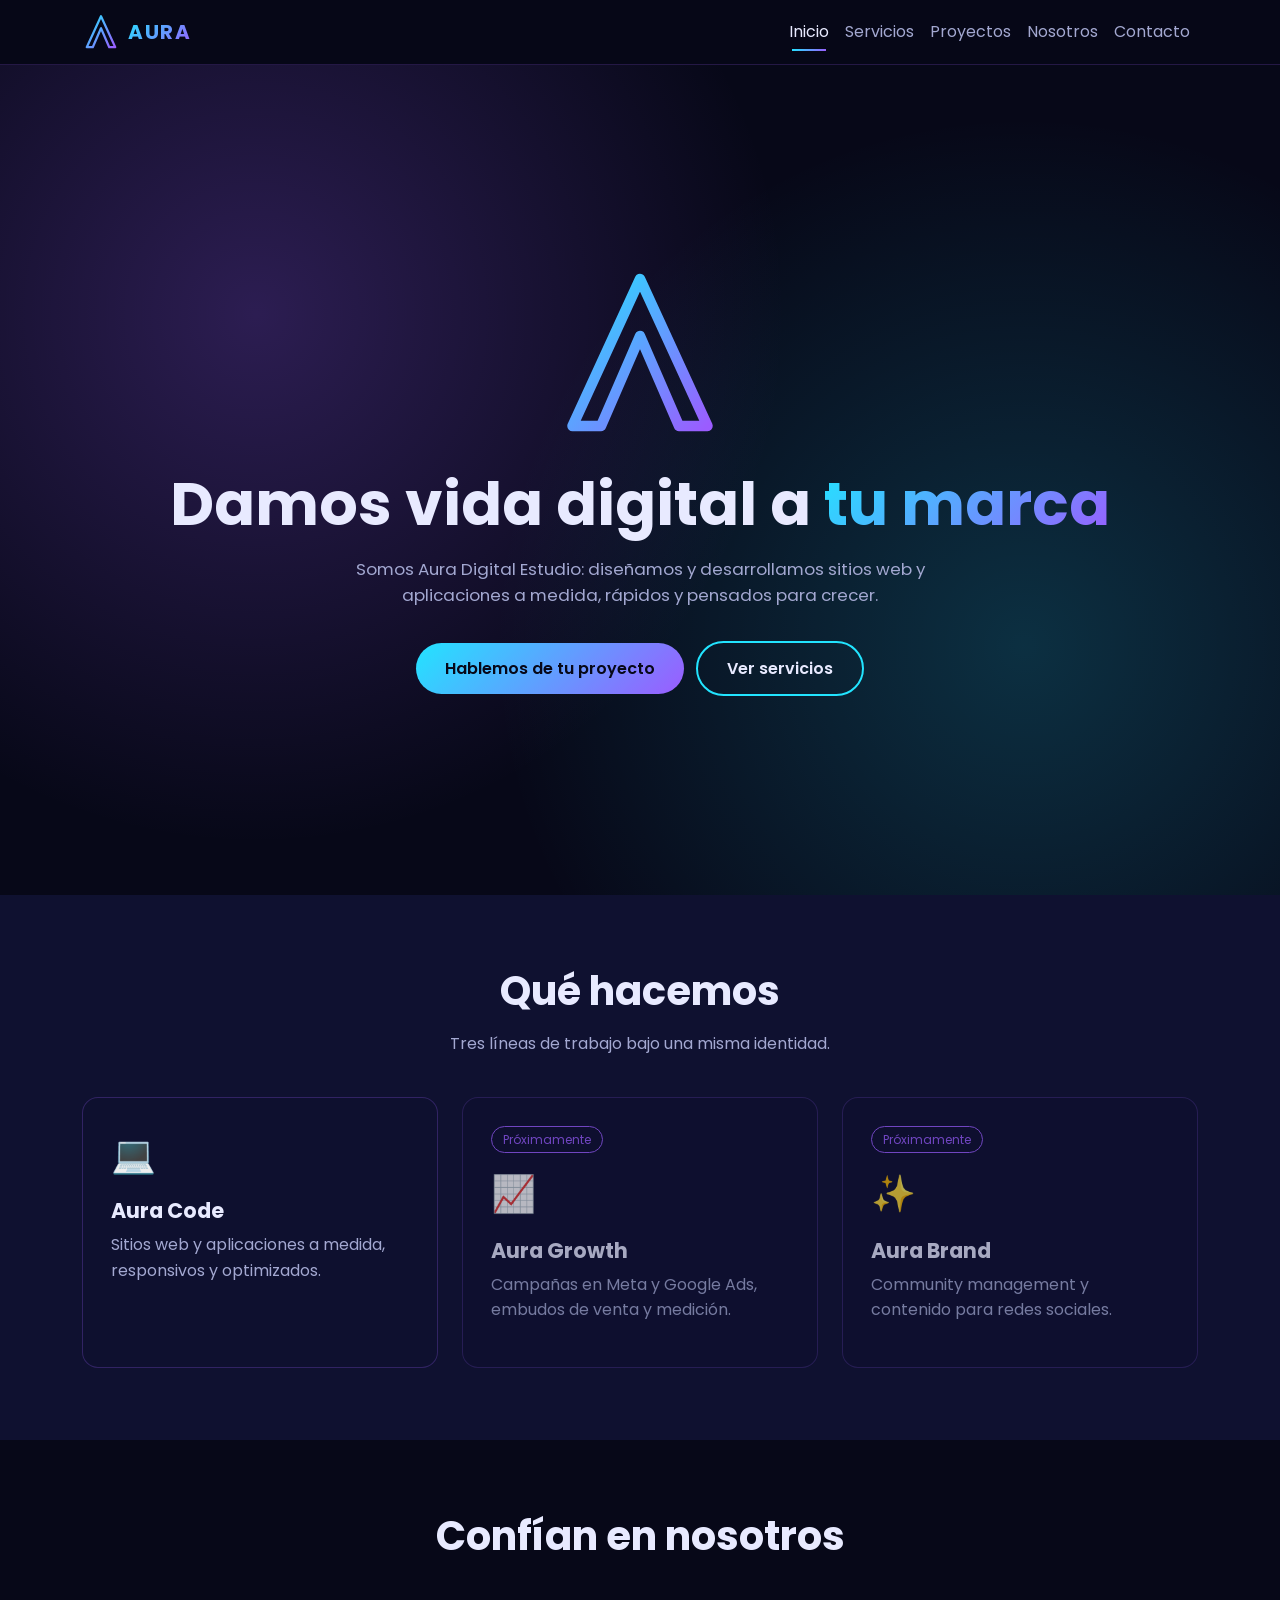
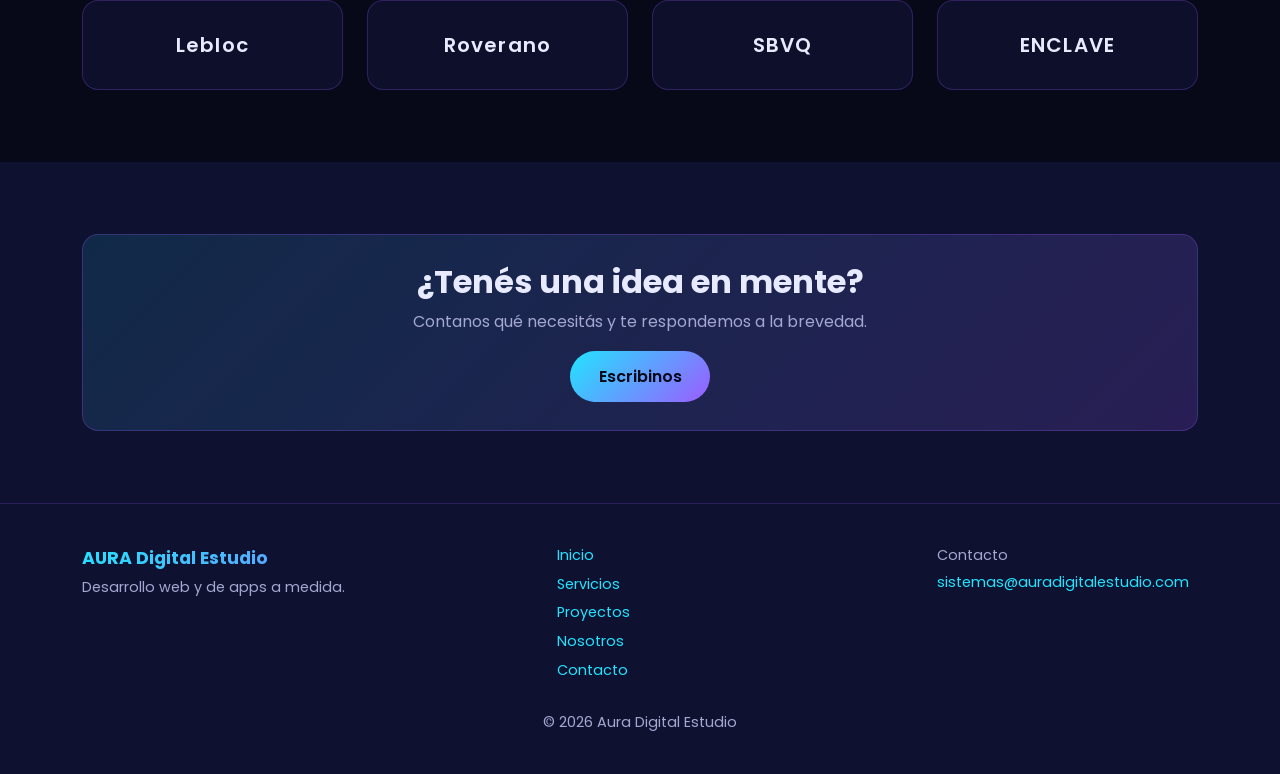
<file: index.html>
<!doctype html>
<html lang="es">
  <head>
    <meta charset="UTF-8" />
    <meta name="viewport" content="width=device-width, initial-scale=1.0" />
    <title>Aura Digital Estudio | Desarrollo web y apps a medida</title>
    <meta
      name="description"
      content="Aura Digital Estudio: estudio digital boutique de desarrollo web y aplicaciones a medida."
    />
    <meta name="keywords" content="desarrollo web, aplicaciones, estudio digital, diseño web, Aura Digital Estudio" />
    <link rel="canonical" href="https://aura-digital-estudio.netlify.app/" />
    <link rel="icon" href="assets/img/logo-aura.svg" type="image/svg+xml" />
    <link rel="apple-touch-icon" href="assets/img/apple-touch-icon.png" />
    <meta name="theme-color" content="#070818" />
    <!-- Open Graph / redes sociales -->
    <meta property="og:type" content="website" />
    <meta property="og:locale" content="es_AR" />
    <meta property="og:site_name" content="Aura Digital Estudio" />
    <meta property="og:title" content="Aura Digital Estudio | Desarrollo web y apps a medida" />
    <meta
      property="og:description"
      content="Aura Digital Estudio: estudio digital boutique de desarrollo web y aplicaciones a medida."
    />
    <meta property="og:url" content="https://aura-digital-estudio.netlify.app/" />
    <meta property="og:image" content="https://aura-digital-estudio.netlify.app/assets/img/og-aura.jpg" />
    <meta property="og:image:width" content="1200" />
    <meta property="og:image:height" content="630" />
    <meta property="og:image:alt" content="Logo de Aura Digital Estudio sobre fondo oscuro" />
    <meta name="twitter:card" content="summary_large_image" />
    <link rel="preconnect" href="https://fonts.googleapis.com" />
    <link rel="preconnect" href="https://fonts.gstatic.com" crossorigin />
    <link href="https://fonts.googleapis.com/css2?family=Poppins:wght@400;500;600;700&display=swap" rel="stylesheet" />
    <link
      href="https://cdn.jsdelivr.net/npm/bootstrap@5.3.3/dist/css/bootstrap.min.css"
      rel="stylesheet"
      integrity="sha384-QWTKZyjpPEjISv5WaRU9OFeRpok6YctnYmDr5pNlyT2bRjXh0JMhjY6hW+ALEwIH"
      crossorigin="anonymous"
    />
    <link
      href="https://unpkg.com/aos@2.3.4/dist/aos.css"
      rel="stylesheet"
      integrity="sha384-/rJKQnzOkEo+daG0jMjU1IwwY9unxt1NBw3Ef2fmOJ3PW/TfAg2KXVoWwMZQZtw9"
      crossorigin="anonymous"
    />
    <link rel="stylesheet" href="styles/style.css" />
  </head>
  <body>
    <header class="sticky-top">
      <nav class="navbar navbar-expand-lg navbar-aura" aria-label="Navegación principal">
        <div class="container">
          <a class="navbar-brand" href="index.html">
            <img src="assets/img/logo-aura.svg" alt="Logo de Aura Digital Estudio" width="38" height="38" />
            <span>AURA</span>
          </a>
          <button
            class="navbar-toggler"
            type="button"
            data-bs-toggle="collapse"
            data-bs-target="#navAura"
            aria-controls="navAura"
            aria-expanded="false"
            aria-label="Abrir menú"
          >
            <span class="navbar-toggler-icon"></span>
          </button>
          <div class="collapse navbar-collapse" id="navAura">
            <ul class="navbar-nav ms-auto">
              <li class="nav-item"><a class="nav-link active" aria-current="page" href="index.html">Inicio</a></li>
              <li class="nav-item"><a class="nav-link" href="pages/servicios.html">Servicios</a></li>
              <li class="nav-item"><a class="nav-link" href="pages/proyectos.html">Proyectos</a></li>
              <li class="nav-item"><a class="nav-link" href="pages/nosotros.html">Nosotros</a></li>
              <li class="nav-item"><a class="nav-link" href="pages/contacto.html">Contacto</a></li>
            </ul>
          </div>
        </div>
      </nav>
    </header>

    <main>
      <section class="hero">
        <div class="container">
          <img
            class="hero__logo anim-float anim-glow"
            src="assets/img/logo-aura.svg"
            alt="Logo de Aura Digital Estudio: una A con degradé cian y violeta"
            width="180"
            height="180"
          />
          <h1 class="hero__title" data-aos="fade-up">
            Damos vida digital a
            <span class="text-gradient">tu marca</span>
          </h1>
          <p class="hero__text" data-aos="fade-up" data-aos-delay="100">
            Somos Aura Digital Estudio: diseñamos y desarrollamos sitios web y aplicaciones a medida, rápidos y pensados
            para crecer.
          </p>
          <div class="hero__actions" data-aos="fade-up" data-aos-delay="200">
            <a class="btn-aura" href="pages/contacto.html">Hablemos de tu proyecto</a>
            <a class="btn-aura btn-aura--outline" href="pages/servicios.html">Ver servicios</a>
          </div>
        </div>
      </section>

      <section class="section section--alt">
        <div class="container">
          <h2 class="section__title" data-aos="fade-up">Qué hacemos</h2>
          <p class="section__lead">Tres líneas de trabajo bajo una misma identidad.</p>
          <div class="row g-4">
            <div class="col-12 col-md-6 col-lg-4" data-aos="fade-up" data-aos-delay="0">
              <article class="service-card">
                <div class="service-card__icon" aria-hidden="true">💻</div>
                <h3>Aura Code</h3>
                <p>Sitios web y aplicaciones a medida, responsivos y optimizados.</p>
              </article>
            </div>
            <div class="col-12 col-md-6 col-lg-4" data-aos="fade-up" data-aos-delay="100">
              <article class="service-card service-card--soon">
                <span class="badge-soon">Próximamente</span>
                <div class="service-card__icon" aria-hidden="true">📈</div>
                <h3>Aura Growth</h3>
                <p>Campañas en Meta y Google Ads, embudos de venta y medición.</p>
              </article>
            </div>
            <div class="col-12 col-md-6 col-lg-4" data-aos="fade-up" data-aos-delay="200">
              <article class="service-card service-card--soon">
                <span class="badge-soon">Próximamente</span>
                <div class="service-card__icon" aria-hidden="true">✨</div>
                <h3>Aura Brand</h3>
                <p>Community management y contenido para redes sociales.</p>
              </article>
            </div>
          </div>
        </div>
      </section>

      <section class="section">
        <div class="container">
          <h2 class="section__title" data-aos="fade-up">Confían en nosotros</h2>
          <div class="row g-4 mt-2">
            <div class="col-6 col-lg-3" data-aos="zoom-in" data-aos-delay="0">
              <div class="client-card">Lebloc</div>
            </div>
            <div class="col-6 col-lg-3" data-aos="zoom-in" data-aos-delay="100">
              <div class="client-card">Roverano</div>
            </div>
            <div class="col-6 col-lg-3" data-aos="zoom-in" data-aos-delay="200">
              <div class="client-card">SBVQ</div>
            </div>
            <div class="col-6 col-lg-3" data-aos="zoom-in" data-aos-delay="300">
              <div class="client-card">ENCLAVE</div>
            </div>
          </div>
        </div>
      </section>

      <section class="section section--alt">
        <div class="container">
          <div class="cta" data-aos="fade-up">
            <h2>¿Tenés una idea en mente?</h2>
            <p class="text-muted-aura">Contanos qué necesitás y te respondemos a la brevedad.</p>
            <a class="btn-aura" href="pages/contacto.html">Escribinos</a>
          </div>
        </div>
      </section>
    </main>

    <footer class="footer">
      <div class="container">
        <div class="row gy-4">
          <div class="col-12 col-md-5">
            <p class="footer__brand mb-1">AURA Digital Estudio</p>
            <p class="mb-0">Desarrollo web y de apps a medida.</p>
          </div>
          <nav class="col-6 col-md-4" aria-label="Enlaces del pie">
            <ul>
              <li><a href="index.html">Inicio</a></li>
              <li><a href="pages/servicios.html">Servicios</a></li>
              <li><a href="pages/proyectos.html">Proyectos</a></li>
              <li><a href="pages/nosotros.html">Nosotros</a></li>
              <li><a href="pages/contacto.html">Contacto</a></li>
            </ul>
          </nav>
          <div class="col-6 col-md-3">
            <p class="mb-1">Contacto</p>
            <a href="mailto:sistemas@auradigitalestudio.com">sistemas@auradigitalestudio.com</a>
          </div>
        </div>
        <p class="text-center mt-4 mb-0">&copy; 2026 Aura Digital Estudio</p>
      </div>
    </footer>

    <script
      src="https://cdn.jsdelivr.net/npm/bootstrap@5.3.3/dist/js/bootstrap.bundle.min.js"
      integrity="sha384-YvpcrYf0tY3lHB60NNkmXc5s9fDVZLESaAA55NDzOxhy9GkcIdslK1eN7N6jIeHz"
      crossorigin="anonymous"
    ></script>
    <script
      src="https://unpkg.com/aos@2.3.4/dist/aos.js"
      integrity="sha384-n1AULnKdMJlK1oQCLNDL9qZsDgXtH6jRYFCpBtWFc+a9Yve0KSoMn575rk755NJZ"
      crossorigin="anonymous"
    ></script>
    <script>
      AOS.init({
        duration: 800,
        once: true,
        disable: window.matchMedia("(prefers-reduced-motion: reduce)").matches,
      });
    </script>
  </body>
</html>
</file>
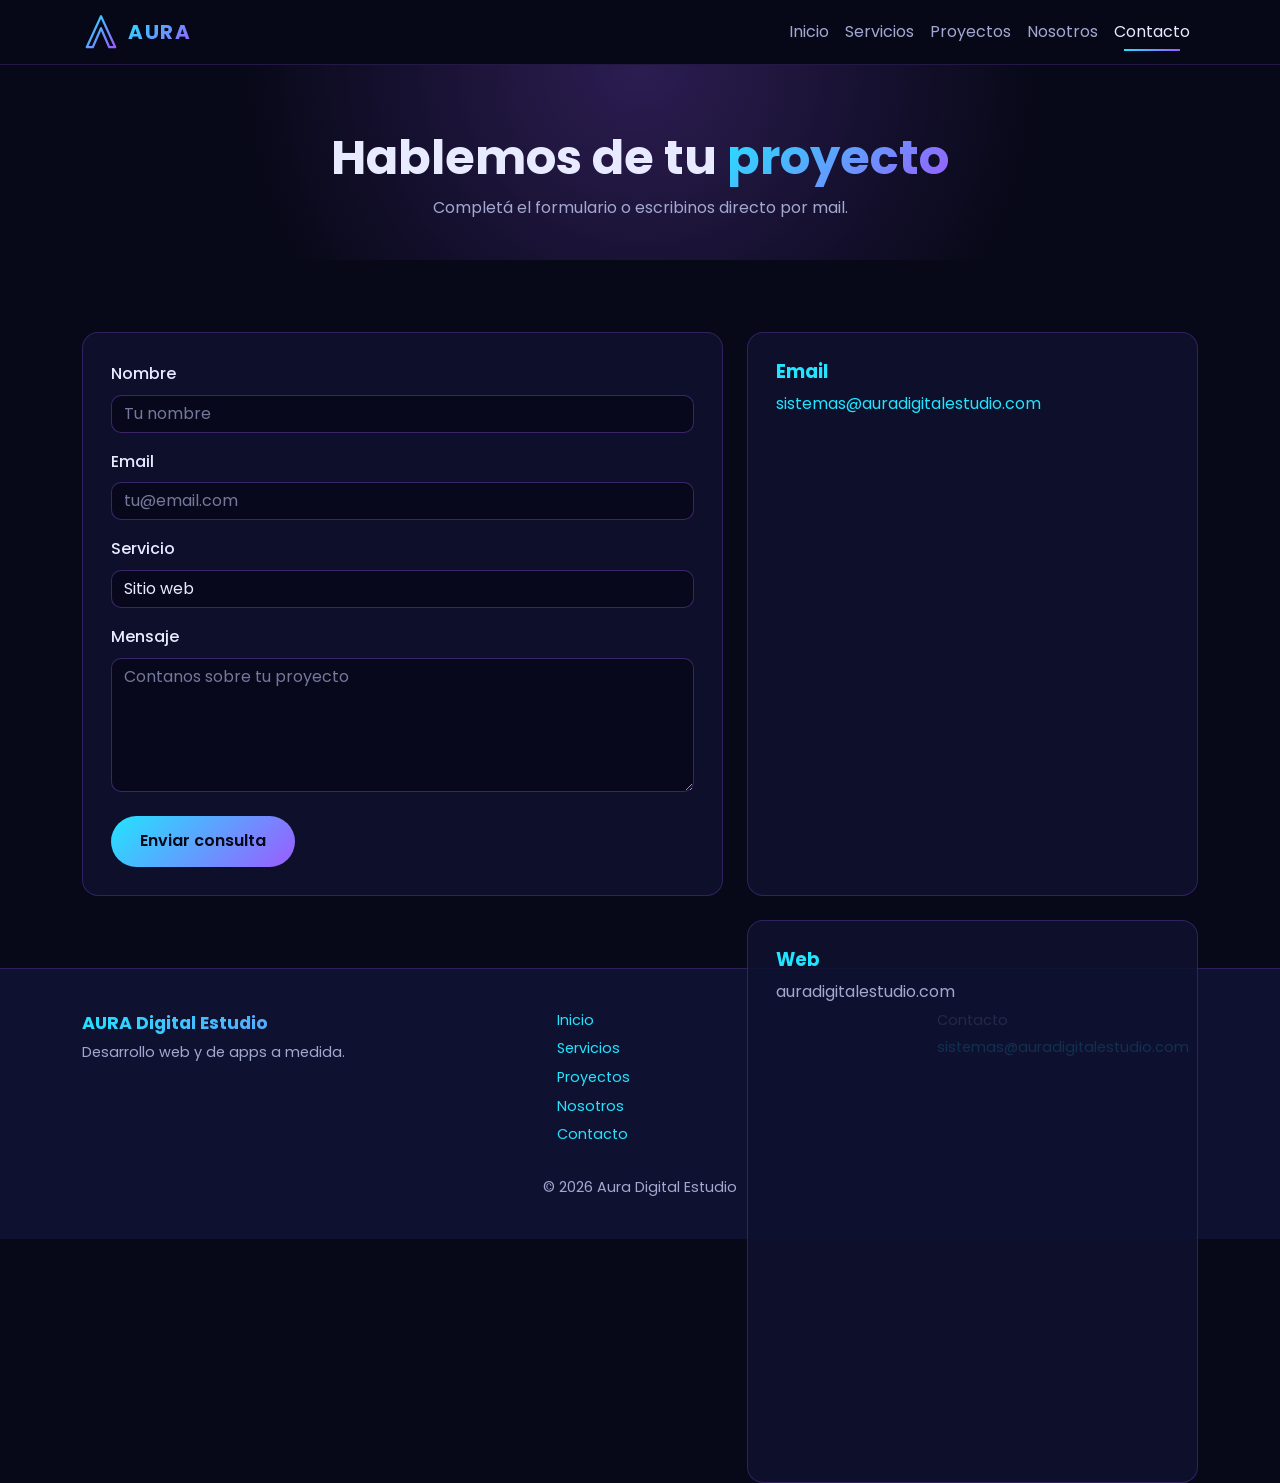
<file: pages/contacto.html>
<!doctype html>
<html lang="es">
  <head>
    <meta charset="UTF-8" />
    <meta name="viewport" content="width=device-width, initial-scale=1.0" />
    <title>Contacto | Aura Digital Estudio</title>
    <meta name="description" content="Contactá a Aura Digital Estudio para cotizar tu sitio web o aplicación." />
    <meta name="keywords" content="contacto, presupuesto web, cotizar sitio, Aura Digital Estudio" />
    <link rel="canonical" href="https://aura-digital-estudio.netlify.app/pages/contacto.html" />
    <link rel="icon" href="../assets/img/logo-aura.svg" type="image/svg+xml" />
    <link rel="apple-touch-icon" href="../assets/img/apple-touch-icon.png" />
    <meta name="theme-color" content="#070818" />
    <!-- Open Graph / redes sociales -->
    <meta property="og:type" content="website" />
    <meta property="og:locale" content="es_AR" />
    <meta property="og:site_name" content="Aura Digital Estudio" />
    <meta property="og:title" content="Contacto | Aura Digital Estudio" />
    <meta property="og:description" content="Contactá a Aura Digital Estudio para cotizar tu sitio web o aplicación." />
    <meta property="og:url" content="https://aura-digital-estudio.netlify.app/pages/contacto.html" />
    <meta property="og:image" content="https://aura-digital-estudio.netlify.app/assets/img/og-aura.jpg" />
    <meta property="og:image:width" content="1200" />
    <meta property="og:image:height" content="630" />
    <meta property="og:image:alt" content="Logo de Aura Digital Estudio sobre fondo oscuro" />
    <meta name="twitter:card" content="summary_large_image" />
    <link rel="preconnect" href="https://fonts.googleapis.com" />
    <link rel="preconnect" href="https://fonts.gstatic.com" crossorigin />
    <link href="https://fonts.googleapis.com/css2?family=Poppins:wght@400;500;600;700&display=swap" rel="stylesheet" />
    <link
      href="https://cdn.jsdelivr.net/npm/bootstrap@5.3.3/dist/css/bootstrap.min.css"
      rel="stylesheet"
      integrity="sha384-QWTKZyjpPEjISv5WaRU9OFeRpok6YctnYmDr5pNlyT2bRjXh0JMhjY6hW+ALEwIH"
      crossorigin="anonymous"
    />
    <link
      href="https://unpkg.com/aos@2.3.4/dist/aos.css"
      rel="stylesheet"
      integrity="sha384-/rJKQnzOkEo+daG0jMjU1IwwY9unxt1NBw3Ef2fmOJ3PW/TfAg2KXVoWwMZQZtw9"
      crossorigin="anonymous"
    />
    <link rel="stylesheet" href="../styles/style.css" />
  </head>
  <body>
    <header class="sticky-top">
      <nav class="navbar navbar-expand-lg navbar-aura" aria-label="Navegación principal">
        <div class="container">
          <a class="navbar-brand" href="../index.html">
            <img src="../assets/img/logo-aura.svg" alt="Logo de Aura Digital Estudio" width="38" height="38" />
            <span>AURA</span>
          </a>
          <button
            class="navbar-toggler"
            type="button"
            data-bs-toggle="collapse"
            data-bs-target="#navAura"
            aria-controls="navAura"
            aria-expanded="false"
            aria-label="Abrir menú"
          >
            <span class="navbar-toggler-icon"></span>
          </button>
          <div class="collapse navbar-collapse" id="navAura">
            <ul class="navbar-nav ms-auto">
              <li class="nav-item"><a class="nav-link" href="../index.html">Inicio</a></li>
              <li class="nav-item"><a class="nav-link" href="servicios.html">Servicios</a></li>
              <li class="nav-item"><a class="nav-link" href="proyectos.html">Proyectos</a></li>
              <li class="nav-item"><a class="nav-link" href="nosotros.html">Nosotros</a></li>
              <li class="nav-item"><a class="nav-link active" aria-current="page" href="contacto.html">Contacto</a></li>
            </ul>
          </div>
        </div>
      </nav>
    </header>

    <main>
      <section class="page-hero">
        <div class="container">
          <h1 data-aos="fade-down">
            Hablemos de tu
            <span class="text-gradient">proyecto</span>
          </h1>
          <p data-aos="fade-up">Completá el formulario o escribinos directo por mail.</p>
        </div>
      </section>

      <section class="section">
        <div class="container">
          <div class="row g-4">
            <div class="col-12 col-lg-7" data-aos="fade-up">
              <form class="contact-form" name="contacto" method="POST" data-netlify="true" netlify-honeypot="bot-field">
                <input type="hidden" name="form-name" value="contacto" />
                <p class="d-none">
                  <label>
                    No completar:
                    <input name="bot-field" />
                  </label>
                </p>
                <div class="mb-3">
                  <label for="nombre" class="form-label">Nombre</label>
                  <input type="text" class="form-control" id="nombre" name="nombre" placeholder="Tu nombre" required />
                </div>
                <div class="mb-3">
                  <label for="email" class="form-label">Email</label>
                  <input
                    type="email"
                    class="form-control"
                    id="email"
                    name="email"
                    placeholder="tu@email.com"
                    required
                  />
                </div>
                <div class="mb-3">
                  <label for="servicio" class="form-label">Servicio</label>
                  <select class="form-select" id="servicio" name="servicio">
                    <option>Sitio web</option>
                    <option>Tienda online</option>
                    <option>Aplicación a medida</option>
                    <option>Otro</option>
                  </select>
                </div>
                <div class="mb-4">
                  <label for="mensaje" class="form-label">Mensaje</label>
                  <textarea
                    class="form-control"
                    id="mensaje"
                    name="mensaje"
                    rows="5"
                    placeholder="Contanos sobre tu proyecto"
                    required
                  ></textarea>
                </div>
                <button type="submit" class="btn-aura">Enviar consulta</button>
              </form>
            </div>
            <aside class="col-12 col-lg-5" data-aos="fade-left" aria-labelledby="datos-contacto">
              <h2 id="datos-contacto" class="visually-hidden">Datos de contacto</h2>
              <article class="value-card mb-4">
                <h3>Email</h3>
                <p><a href="mailto:sistemas@auradigitalestudio.com">sistemas@auradigitalestudio.com</a></p>
              </article>
              <article class="value-card">
                <h3>Web</h3>
                <p>auradigitalestudio.com</p>
              </article>
            </aside>
          </div>
        </div>
      </section>
    </main>

    <footer class="footer">
      <div class="container">
        <div class="row gy-4">
          <div class="col-12 col-md-5">
            <p class="footer__brand mb-1">AURA Digital Estudio</p>
            <p class="mb-0">Desarrollo web y de apps a medida.</p>
          </div>
          <nav class="col-6 col-md-4" aria-label="Enlaces del pie">
            <ul>
              <li><a href="../index.html">Inicio</a></li>
              <li><a href="servicios.html">Servicios</a></li>
              <li><a href="proyectos.html">Proyectos</a></li>
              <li><a href="nosotros.html">Nosotros</a></li>
              <li><a href="contacto.html">Contacto</a></li>
            </ul>
          </nav>
          <div class="col-6 col-md-3">
            <p class="mb-1">Contacto</p>
            <a href="mailto:sistemas@auradigitalestudio.com">sistemas@auradigitalestudio.com</a>
          </div>
        </div>
        <p class="text-center mt-4 mb-0">&copy; 2026 Aura Digital Estudio</p>
      </div>
    </footer>

    <script
      src="https://cdn.jsdelivr.net/npm/bootstrap@5.3.3/dist/js/bootstrap.bundle.min.js"
      integrity="sha384-YvpcrYf0tY3lHB60NNkmXc5s9fDVZLESaAA55NDzOxhy9GkcIdslK1eN7N6jIeHz"
      crossorigin="anonymous"
    ></script>
    <script
      src="https://unpkg.com/aos@2.3.4/dist/aos.js"
      integrity="sha384-n1AULnKdMJlK1oQCLNDL9qZsDgXtH6jRYFCpBtWFc+a9Yve0KSoMn575rk755NJZ"
      crossorigin="anonymous"
    ></script>
    <script>
      AOS.init({
        duration: 800,
        once: true,
        disable: window.matchMedia("(prefers-reduced-motion: reduce)").matches,
      });
    </script>
  </body>
</html>
</file>
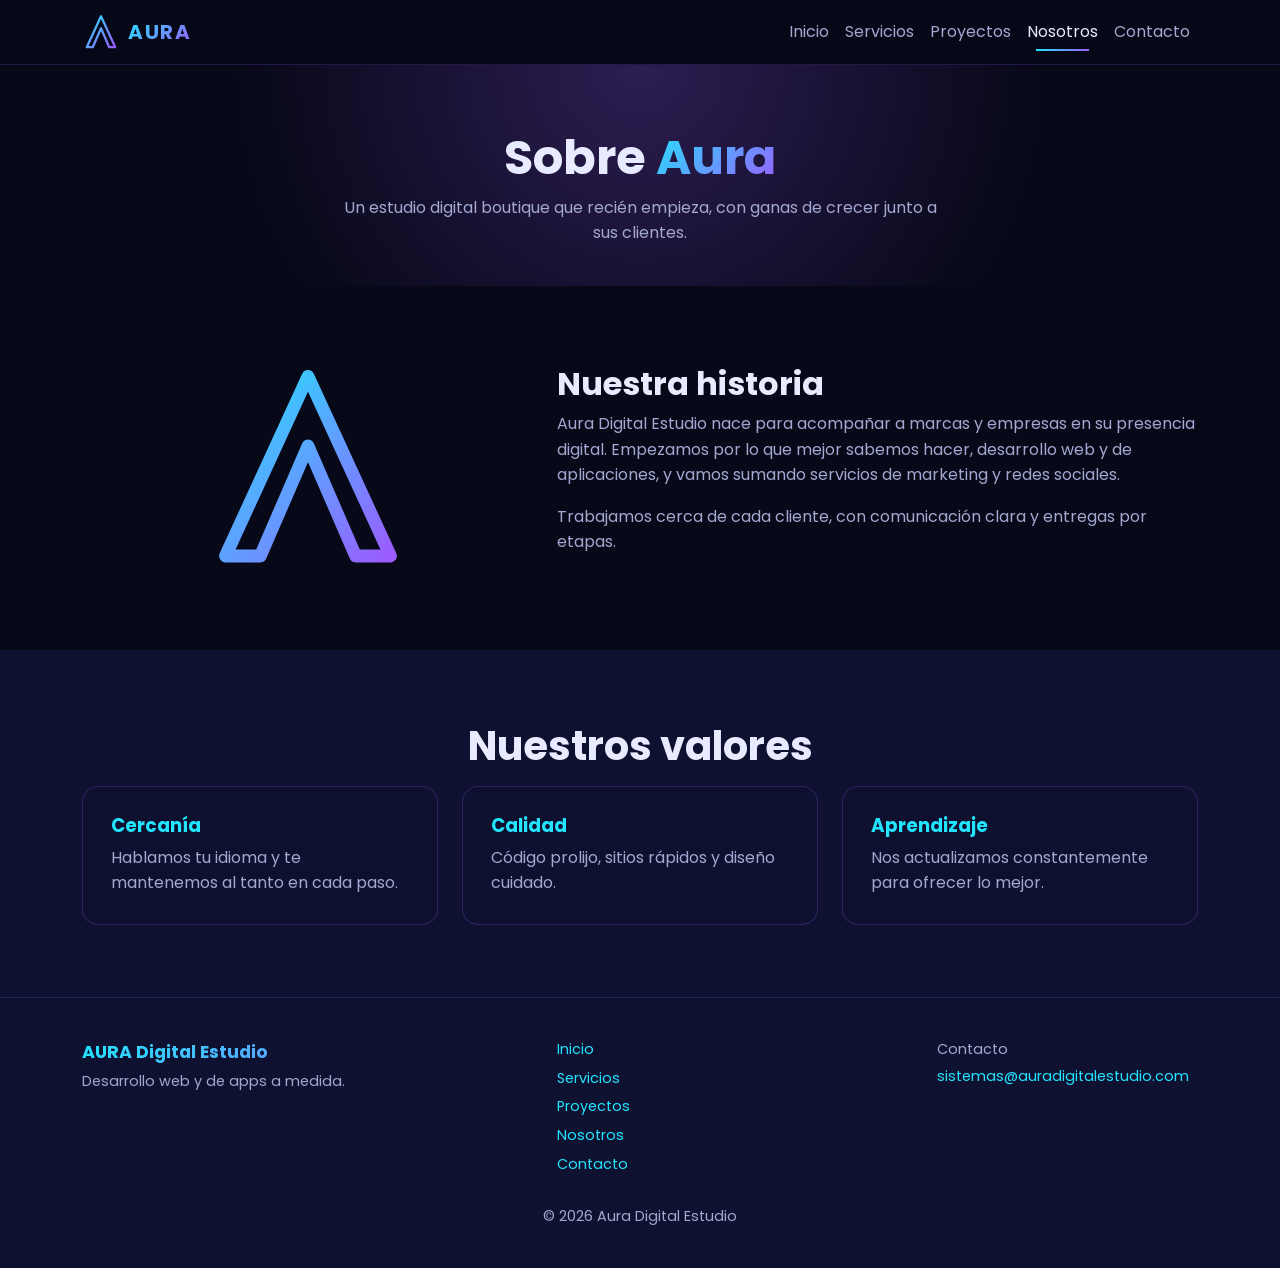
<file: pages/nosotros.html>
<!doctype html>
<html lang="es">
  <head>
    <meta charset="UTF-8" />
    <meta name="viewport" content="width=device-width, initial-scale=1.0" />
    <title>Nosotros | Aura Digital Estudio</title>
    <meta name="description" content="Conocé la historia y los valores de Aura Digital Estudio." />
    <meta name="keywords" content="sobre nosotros, estudio digital, valores, historia, Aura" />
    <link rel="canonical" href="https://aura-digital-estudio.netlify.app/pages/nosotros.html" />
    <link rel="icon" href="../assets/img/logo-aura.svg" type="image/svg+xml" />
    <link rel="apple-touch-icon" href="../assets/img/apple-touch-icon.png" />
    <meta name="theme-color" content="#070818" />
    <!-- Open Graph / redes sociales -->
    <meta property="og:type" content="website" />
    <meta property="og:locale" content="es_AR" />
    <meta property="og:site_name" content="Aura Digital Estudio" />
    <meta property="og:title" content="Nosotros | Aura Digital Estudio" />
    <meta property="og:description" content="Conocé la historia y los valores de Aura Digital Estudio." />
    <meta property="og:url" content="https://aura-digital-estudio.netlify.app/pages/nosotros.html" />
    <meta property="og:image" content="https://aura-digital-estudio.netlify.app/assets/img/og-aura.jpg" />
    <meta property="og:image:width" content="1200" />
    <meta property="og:image:height" content="630" />
    <meta property="og:image:alt" content="Logo de Aura Digital Estudio sobre fondo oscuro" />
    <meta name="twitter:card" content="summary_large_image" />
    <link rel="preconnect" href="https://fonts.googleapis.com" />
    <link rel="preconnect" href="https://fonts.gstatic.com" crossorigin />
    <link href="https://fonts.googleapis.com/css2?family=Poppins:wght@400;500;600;700&display=swap" rel="stylesheet" />
    <link
      href="https://cdn.jsdelivr.net/npm/bootstrap@5.3.3/dist/css/bootstrap.min.css"
      rel="stylesheet"
      integrity="sha384-QWTKZyjpPEjISv5WaRU9OFeRpok6YctnYmDr5pNlyT2bRjXh0JMhjY6hW+ALEwIH"
      crossorigin="anonymous"
    />
    <link
      href="https://unpkg.com/aos@2.3.4/dist/aos.css"
      rel="stylesheet"
      integrity="sha384-/rJKQnzOkEo+daG0jMjU1IwwY9unxt1NBw3Ef2fmOJ3PW/TfAg2KXVoWwMZQZtw9"
      crossorigin="anonymous"
    />
    <link rel="stylesheet" href="../styles/style.css" />
  </head>
  <body>
    <header class="sticky-top">
      <nav class="navbar navbar-expand-lg navbar-aura" aria-label="Navegación principal">
        <div class="container">
          <a class="navbar-brand" href="../index.html">
            <img src="../assets/img/logo-aura.svg" alt="Logo de Aura Digital Estudio" width="38" height="38" />
            <span>AURA</span>
          </a>
          <button
            class="navbar-toggler"
            type="button"
            data-bs-toggle="collapse"
            data-bs-target="#navAura"
            aria-controls="navAura"
            aria-expanded="false"
            aria-label="Abrir menú"
          >
            <span class="navbar-toggler-icon"></span>
          </button>
          <div class="collapse navbar-collapse" id="navAura">
            <ul class="navbar-nav ms-auto">
              <li class="nav-item"><a class="nav-link" href="../index.html">Inicio</a></li>
              <li class="nav-item"><a class="nav-link" href="servicios.html">Servicios</a></li>
              <li class="nav-item"><a class="nav-link" href="proyectos.html">Proyectos</a></li>
              <li class="nav-item"><a class="nav-link active" aria-current="page" href="nosotros.html">Nosotros</a></li>
              <li class="nav-item"><a class="nav-link" href="contacto.html">Contacto</a></li>
            </ul>
          </div>
        </div>
      </nav>
    </header>

    <main>
      <section class="page-hero">
        <div class="container">
          <h1 data-aos="fade-down">
            Sobre
            <span class="text-gradient">Aura</span>
          </h1>
          <p data-aos="fade-up">
            Un estudio digital boutique que recién empieza, con ganas de crecer junto a sus clientes.
          </p>
        </div>
      </section>

      <section class="section">
        <div class="container">
          <div class="row g-4 align-items-center">
            <div class="col-12 col-lg-5 text-center" data-aos="fade-right">
              <img
                class="anim-glow mx-auto"
                src="../assets/img/logo-aura.svg"
                alt="Isotipo de Aura Digital Estudio"
                width="220"
                height="220"
              />
            </div>
            <article class="col-12 col-lg-7" data-aos="fade-left">
              <h2>Nuestra historia</h2>
              <p class="text-muted-aura">
                Aura Digital Estudio nace para acompañar a marcas y empresas en su presencia digital. Empezamos por lo
                que mejor sabemos hacer, desarrollo web y de aplicaciones, y vamos sumando servicios de marketing y
                redes sociales.
              </p>
              <p class="text-muted-aura">
                Trabajamos cerca de cada cliente, con comunicación clara y entregas por etapas.
              </p>
            </article>
          </div>
        </div>
      </section>

      <section class="section section--alt">
        <div class="container">
          <h2 class="section__title" data-aos="fade-up">Nuestros valores</h2>
          <div class="row g-4">
            <div class="col-12 col-md-4" data-aos="fade-up">
              <article class="value-card">
                <h3>Cercanía</h3>
                <p>Hablamos tu idioma y te mantenemos al tanto en cada paso.</p>
              </article>
            </div>
            <div class="col-12 col-md-4" data-aos="fade-up" data-aos-delay="100">
              <article class="value-card">
                <h3>Calidad</h3>
                <p>Código prolijo, sitios rápidos y diseño cuidado.</p>
              </article>
            </div>
            <div class="col-12 col-md-4" data-aos="fade-up" data-aos-delay="200">
              <article class="value-card">
                <h3>Aprendizaje</h3>
                <p>Nos actualizamos constantemente para ofrecer lo mejor.</p>
              </article>
            </div>
          </div>
        </div>
      </section>
    </main>

    <footer class="footer">
      <div class="container">
        <div class="row gy-4">
          <div class="col-12 col-md-5">
            <p class="footer__brand mb-1">AURA Digital Estudio</p>
            <p class="mb-0">Desarrollo web y de apps a medida.</p>
          </div>
          <nav class="col-6 col-md-4" aria-label="Enlaces del pie">
            <ul>
              <li><a href="../index.html">Inicio</a></li>
              <li><a href="servicios.html">Servicios</a></li>
              <li><a href="proyectos.html">Proyectos</a></li>
              <li><a href="nosotros.html">Nosotros</a></li>
              <li><a href="contacto.html">Contacto</a></li>
            </ul>
          </nav>
          <div class="col-6 col-md-3">
            <p class="mb-1">Contacto</p>
            <a href="mailto:sistemas@auradigitalestudio.com">sistemas@auradigitalestudio.com</a>
          </div>
        </div>
        <p class="text-center mt-4 mb-0">&copy; 2026 Aura Digital Estudio</p>
      </div>
    </footer>

    <script
      src="https://cdn.jsdelivr.net/npm/bootstrap@5.3.3/dist/js/bootstrap.bundle.min.js"
      integrity="sha384-YvpcrYf0tY3lHB60NNkmXc5s9fDVZLESaAA55NDzOxhy9GkcIdslK1eN7N6jIeHz"
      crossorigin="anonymous"
    ></script>
    <script
      src="https://unpkg.com/aos@2.3.4/dist/aos.js"
      integrity="sha384-n1AULnKdMJlK1oQCLNDL9qZsDgXtH6jRYFCpBtWFc+a9Yve0KSoMn575rk755NJZ"
      crossorigin="anonymous"
    ></script>
    <script>
      AOS.init({
        duration: 800,
        once: true,
        disable: window.matchMedia("(prefers-reduced-motion: reduce)").matches,
      });
    </script>
  </body>
</html>
</file>
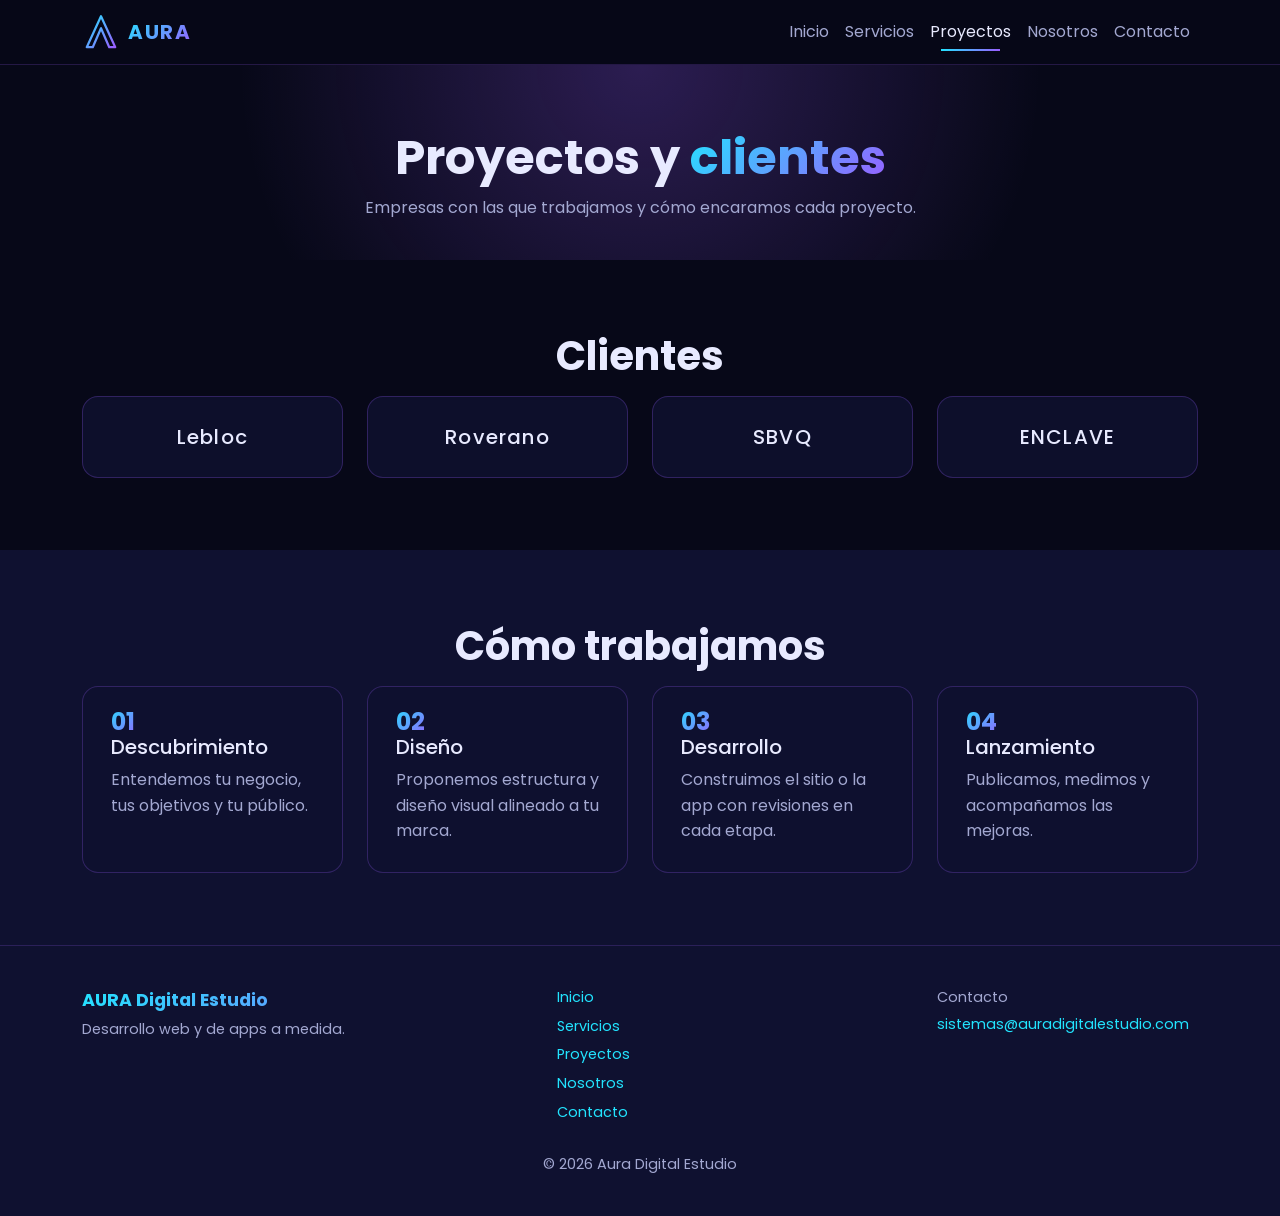
<file: pages/proyectos.html>
<!doctype html>
<html lang="es">
  <head>
    <meta charset="UTF-8" />
    <meta name="viewport" content="width=device-width, initial-scale=1.0" />
    <title>Proyectos y clientes | Aura Digital Estudio</title>
    <meta name="description" content="Clientes con los que trabajamos y nuestro proceso de trabajo en cuatro etapas." />
    <meta name="keywords" content="proyectos, clientes, proceso de trabajo, portfolio, Aura Digital Estudio" />
    <link rel="canonical" href="https://aura-digital-estudio.netlify.app/pages/proyectos.html" />
    <link rel="icon" href="../assets/img/logo-aura.svg" type="image/svg+xml" />
    <link rel="apple-touch-icon" href="../assets/img/apple-touch-icon.png" />
    <meta name="theme-color" content="#070818" />
    <!-- Open Graph / redes sociales -->
    <meta property="og:type" content="website" />
    <meta property="og:locale" content="es_AR" />
    <meta property="og:site_name" content="Aura Digital Estudio" />
    <meta property="og:title" content="Proyectos y clientes | Aura Digital Estudio" />
    <meta
      property="og:description"
      content="Clientes con los que trabajamos y nuestro proceso de trabajo en cuatro etapas."
    />
    <meta property="og:url" content="https://aura-digital-estudio.netlify.app/pages/proyectos.html" />
    <meta property="og:image" content="https://aura-digital-estudio.netlify.app/assets/img/og-aura.jpg" />
    <meta property="og:image:width" content="1200" />
    <meta property="og:image:height" content="630" />
    <meta property="og:image:alt" content="Logo de Aura Digital Estudio sobre fondo oscuro" />
    <meta name="twitter:card" content="summary_large_image" />
    <link rel="preconnect" href="https://fonts.googleapis.com" />
    <link rel="preconnect" href="https://fonts.gstatic.com" crossorigin />
    <link href="https://fonts.googleapis.com/css2?family=Poppins:wght@400;500;600;700&display=swap" rel="stylesheet" />
    <link
      href="https://cdn.jsdelivr.net/npm/bootstrap@5.3.3/dist/css/bootstrap.min.css"
      rel="stylesheet"
      integrity="sha384-QWTKZyjpPEjISv5WaRU9OFeRpok6YctnYmDr5pNlyT2bRjXh0JMhjY6hW+ALEwIH"
      crossorigin="anonymous"
    />
    <link
      href="https://unpkg.com/aos@2.3.4/dist/aos.css"
      rel="stylesheet"
      integrity="sha384-/rJKQnzOkEo+daG0jMjU1IwwY9unxt1NBw3Ef2fmOJ3PW/TfAg2KXVoWwMZQZtw9"
      crossorigin="anonymous"
    />
    <link rel="stylesheet" href="../styles/style.css" />
  </head>
  <body>
    <header class="sticky-top">
      <nav class="navbar navbar-expand-lg navbar-aura" aria-label="Navegación principal">
        <div class="container">
          <a class="navbar-brand" href="../index.html">
            <img src="../assets/img/logo-aura.svg" alt="Logo de Aura Digital Estudio" width="38" height="38" />
            <span>AURA</span>
          </a>
          <button
            class="navbar-toggler"
            type="button"
            data-bs-toggle="collapse"
            data-bs-target="#navAura"
            aria-controls="navAura"
            aria-expanded="false"
            aria-label="Abrir menú"
          >
            <span class="navbar-toggler-icon"></span>
          </button>
          <div class="collapse navbar-collapse" id="navAura">
            <ul class="navbar-nav ms-auto">
              <li class="nav-item"><a class="nav-link" href="../index.html">Inicio</a></li>
              <li class="nav-item"><a class="nav-link" href="servicios.html">Servicios</a></li>
              <li class="nav-item">
                <a class="nav-link active" aria-current="page" href="proyectos.html">Proyectos</a>
              </li>
              <li class="nav-item"><a class="nav-link" href="nosotros.html">Nosotros</a></li>
              <li class="nav-item"><a class="nav-link" href="contacto.html">Contacto</a></li>
            </ul>
          </div>
        </div>
      </nav>
    </header>

    <main>
      <section class="page-hero">
        <div class="container">
          <h1 data-aos="fade-down">
            Proyectos y
            <span class="text-gradient">clientes</span>
          </h1>
          <p data-aos="fade-up">Empresas con las que trabajamos y cómo encaramos cada proyecto.</p>
        </div>
      </section>

      <section class="section">
        <div class="container">
          <h2 class="section__title" data-aos="fade-up">Clientes</h2>
          <div class="row g-4">
            <div class="col-12 col-sm-6 col-lg-3" data-aos="flip-left" data-aos-delay="0">
              <article class="client-card"><h3 class="h5 mb-0">Lebloc</h3></article>
            </div>
            <div class="col-12 col-sm-6 col-lg-3" data-aos="flip-left" data-aos-delay="100">
              <article class="client-card"><h3 class="h5 mb-0">Roverano</h3></article>
            </div>
            <div class="col-12 col-sm-6 col-lg-3" data-aos="flip-left" data-aos-delay="200">
              <article class="client-card"><h3 class="h5 mb-0">SBVQ</h3></article>
            </div>
            <div class="col-12 col-sm-6 col-lg-3" data-aos="flip-left" data-aos-delay="300">
              <article class="client-card"><h3 class="h5 mb-0">ENCLAVE</h3></article>
            </div>
          </div>
        </div>
      </section>

      <section class="section section--alt">
        <div class="container">
          <h2 class="section__title" data-aos="fade-up">Cómo trabajamos</h2>
          <div class="row g-4 steps">
            <div class="col-12 col-md-6 col-lg-3" data-aos="fade-up">
              <article class="step">
                <h3 class="h5">Descubrimiento</h3>
                <p>Entendemos tu negocio, tus objetivos y tu público.</p>
              </article>
            </div>
            <div class="col-12 col-md-6 col-lg-3" data-aos="fade-up" data-aos-delay="100">
              <article class="step">
                <h3 class="h5">Diseño</h3>
                <p>Proponemos estructura y diseño visual alineado a tu marca.</p>
              </article>
            </div>
            <div class="col-12 col-md-6 col-lg-3" data-aos="fade-up" data-aos-delay="200">
              <article class="step">
                <h3 class="h5">Desarrollo</h3>
                <p>Construimos el sitio o la app con revisiones en cada etapa.</p>
              </article>
            </div>
            <div class="col-12 col-md-6 col-lg-3" data-aos="fade-up" data-aos-delay="300">
              <article class="step">
                <h3 class="h5">Lanzamiento</h3>
                <p>Publicamos, medimos y acompañamos las mejoras.</p>
              </article>
            </div>
          </div>
        </div>
      </section>
    </main>

    <footer class="footer">
      <div class="container">
        <div class="row gy-4">
          <div class="col-12 col-md-5">
            <p class="footer__brand mb-1">AURA Digital Estudio</p>
            <p class="mb-0">Desarrollo web y de apps a medida.</p>
          </div>
          <nav class="col-6 col-md-4" aria-label="Enlaces del pie">
            <ul>
              <li><a href="../index.html">Inicio</a></li>
              <li><a href="servicios.html">Servicios</a></li>
              <li><a href="proyectos.html">Proyectos</a></li>
              <li><a href="nosotros.html">Nosotros</a></li>
              <li><a href="contacto.html">Contacto</a></li>
            </ul>
          </nav>
          <div class="col-6 col-md-3">
            <p class="mb-1">Contacto</p>
            <a href="mailto:sistemas@auradigitalestudio.com">sistemas@auradigitalestudio.com</a>
          </div>
        </div>
        <p class="text-center mt-4 mb-0">&copy; 2026 Aura Digital Estudio</p>
      </div>
    </footer>

    <script
      src="https://cdn.jsdelivr.net/npm/bootstrap@5.3.3/dist/js/bootstrap.bundle.min.js"
      integrity="sha384-YvpcrYf0tY3lHB60NNkmXc5s9fDVZLESaAA55NDzOxhy9GkcIdslK1eN7N6jIeHz"
      crossorigin="anonymous"
    ></script>
    <script
      src="https://unpkg.com/aos@2.3.4/dist/aos.js"
      integrity="sha384-n1AULnKdMJlK1oQCLNDL9qZsDgXtH6jRYFCpBtWFc+a9Yve0KSoMn575rk755NJZ"
      crossorigin="anonymous"
    ></script>
    <script>
      AOS.init({
        duration: 800,
        once: true,
        disable: window.matchMedia("(prefers-reduced-motion: reduce)").matches,
      });
    </script>
  </body>
</html>
</file>
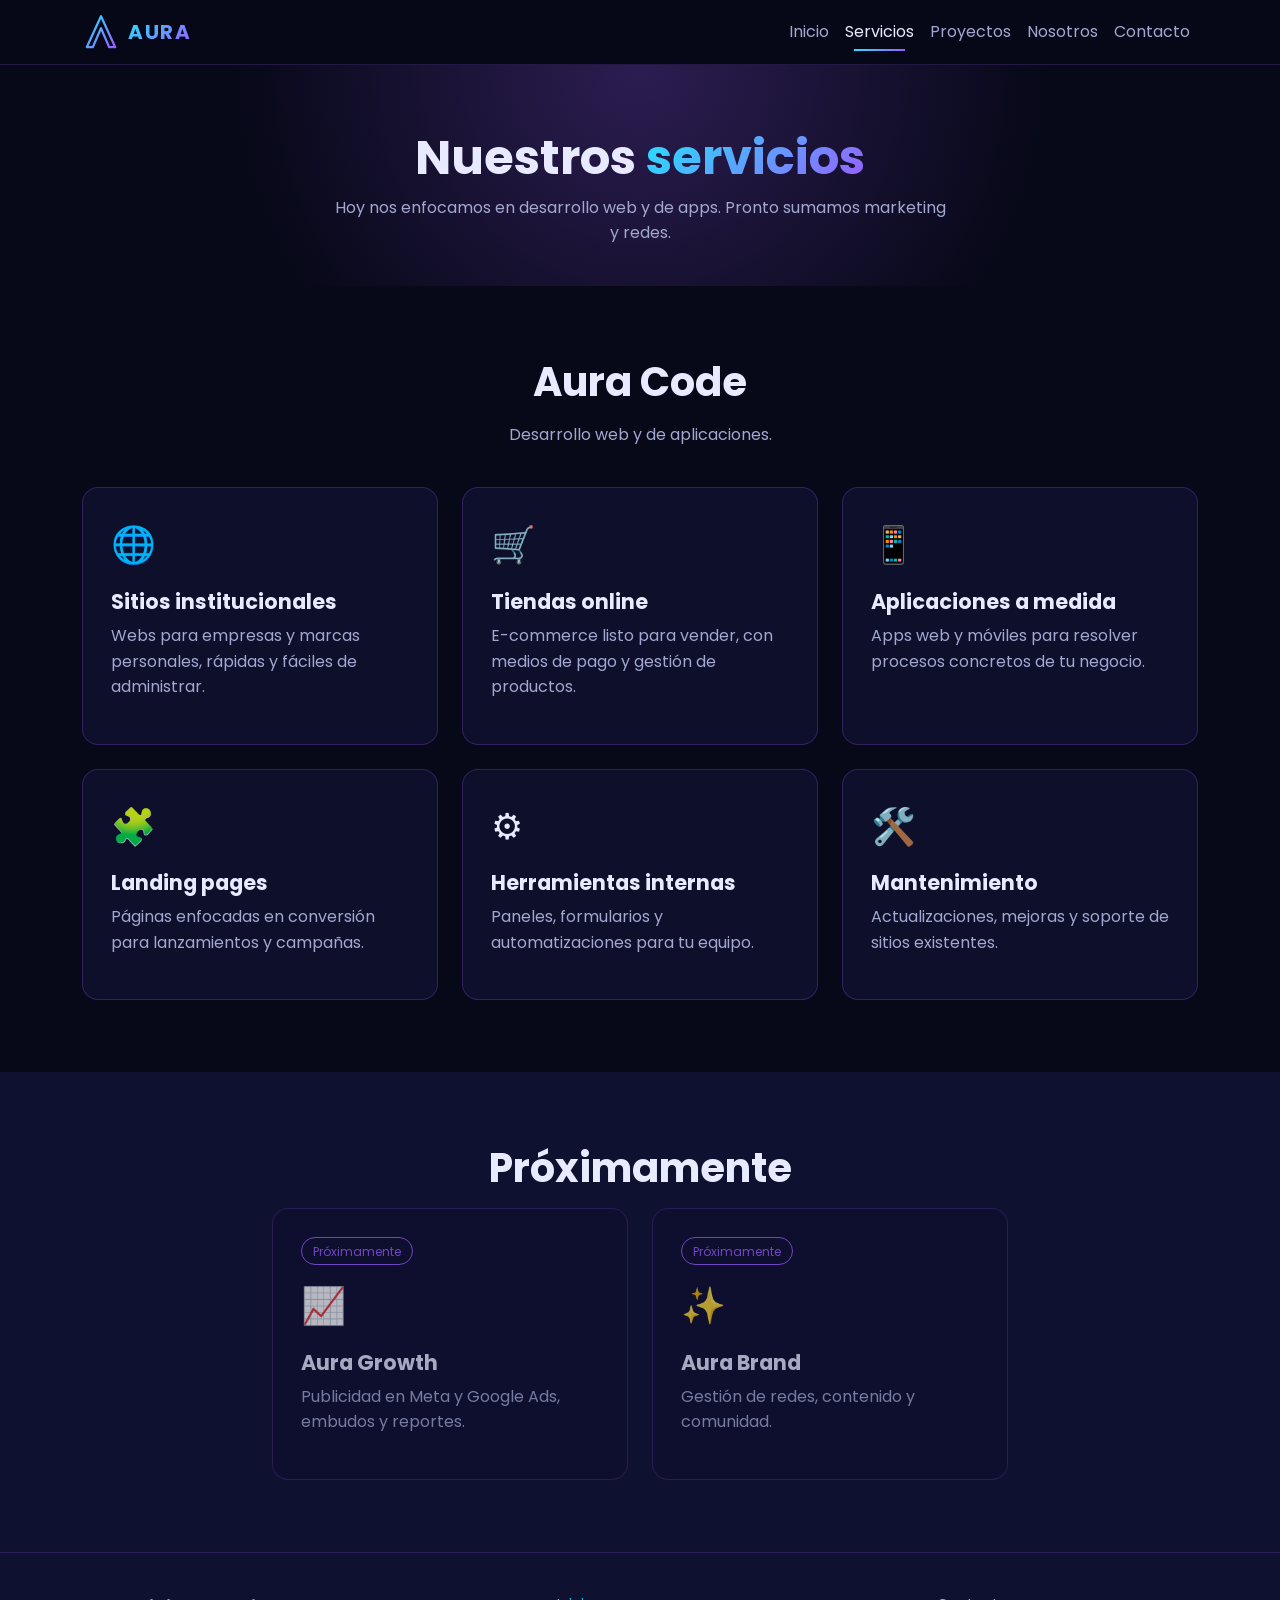
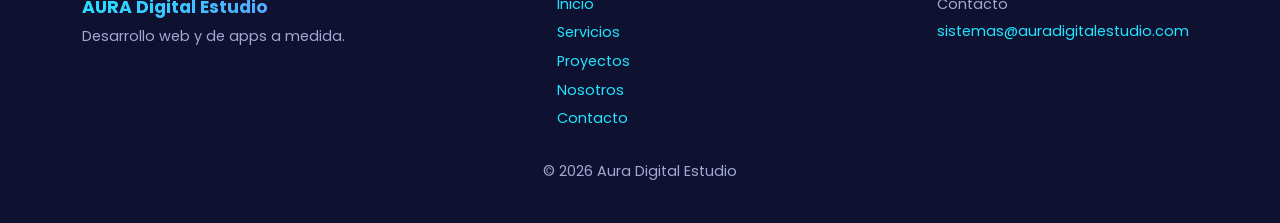
<file: pages/servicios.html>
<!doctype html>
<html lang="es">
  <head>
    <meta charset="UTF-8" />
    <meta name="viewport" content="width=device-width, initial-scale=1.0" />
    <title>Servicios | Aura Digital Estudio</title>
    <meta
      name="description"
      content="Servicios de desarrollo web, tiendas online, landing pages y aplicaciones a medida."
    />
    <meta name="keywords" content="servicios desarrollo web, tienda online, landing page, aplicaciones a medida" />
    <link rel="canonical" href="https://aura-digital-estudio.netlify.app/pages/servicios.html" />
    <link rel="icon" href="../assets/img/logo-aura.svg" type="image/svg+xml" />
    <link rel="apple-touch-icon" href="../assets/img/apple-touch-icon.png" />
    <meta name="theme-color" content="#070818" />
    <!-- Open Graph / redes sociales -->
    <meta property="og:type" content="website" />
    <meta property="og:locale" content="es_AR" />
    <meta property="og:site_name" content="Aura Digital Estudio" />
    <meta property="og:title" content="Servicios | Aura Digital Estudio" />
    <meta
      property="og:description"
      content="Servicios de desarrollo web, tiendas online, landing pages y aplicaciones a medida."
    />
    <meta property="og:url" content="https://aura-digital-estudio.netlify.app/pages/servicios.html" />
    <meta property="og:image" content="https://aura-digital-estudio.netlify.app/assets/img/og-aura.jpg" />
    <meta property="og:image:width" content="1200" />
    <meta property="og:image:height" content="630" />
    <meta property="og:image:alt" content="Logo de Aura Digital Estudio sobre fondo oscuro" />
    <meta name="twitter:card" content="summary_large_image" />
    <link rel="preconnect" href="https://fonts.googleapis.com" />
    <link rel="preconnect" href="https://fonts.gstatic.com" crossorigin />
    <link href="https://fonts.googleapis.com/css2?family=Poppins:wght@400;500;600;700&display=swap" rel="stylesheet" />
    <link
      href="https://cdn.jsdelivr.net/npm/bootstrap@5.3.3/dist/css/bootstrap.min.css"
      rel="stylesheet"
      integrity="sha384-QWTKZyjpPEjISv5WaRU9OFeRpok6YctnYmDr5pNlyT2bRjXh0JMhjY6hW+ALEwIH"
      crossorigin="anonymous"
    />
    <link
      href="https://unpkg.com/aos@2.3.4/dist/aos.css"
      rel="stylesheet"
      integrity="sha384-/rJKQnzOkEo+daG0jMjU1IwwY9unxt1NBw3Ef2fmOJ3PW/TfAg2KXVoWwMZQZtw9"
      crossorigin="anonymous"
    />
    <link rel="stylesheet" href="../styles/style.css" />
  </head>
  <body>
    <header class="sticky-top">
      <nav class="navbar navbar-expand-lg navbar-aura" aria-label="Navegación principal">
        <div class="container">
          <a class="navbar-brand" href="../index.html">
            <img src="../assets/img/logo-aura.svg" alt="Logo de Aura Digital Estudio" width="38" height="38" />
            <span>AURA</span>
          </a>
          <button
            class="navbar-toggler"
            type="button"
            data-bs-toggle="collapse"
            data-bs-target="#navAura"
            aria-controls="navAura"
            aria-expanded="false"
            aria-label="Abrir menú"
          >
            <span class="navbar-toggler-icon"></span>
          </button>
          <div class="collapse navbar-collapse" id="navAura">
            <ul class="navbar-nav ms-auto">
              <li class="nav-item"><a class="nav-link" href="../index.html">Inicio</a></li>
              <li class="nav-item">
                <a class="nav-link active" aria-current="page" href="servicios.html">Servicios</a>
              </li>
              <li class="nav-item"><a class="nav-link" href="proyectos.html">Proyectos</a></li>
              <li class="nav-item"><a class="nav-link" href="nosotros.html">Nosotros</a></li>
              <li class="nav-item"><a class="nav-link" href="contacto.html">Contacto</a></li>
            </ul>
          </div>
        </div>
      </nav>
    </header>

    <main>
      <section class="page-hero">
        <div class="container">
          <h1 data-aos="fade-down">
            Nuestros
            <span class="text-gradient">servicios</span>
          </h1>
          <p data-aos="fade-up">Hoy nos enfocamos en desarrollo web y de apps. Pronto sumamos marketing y redes.</p>
        </div>
      </section>

      <section class="section">
        <div class="container">
          <h2 class="section__title" data-aos="fade-up">Aura Code</h2>
          <p class="section__lead">Desarrollo web y de aplicaciones.</p>
          <div class="row g-4">
            <div class="col-12 col-md-6 col-lg-4" data-aos="fade-up" data-aos-delay="0">
              <article class="service-card">
                <div class="service-card__icon" aria-hidden="true">🌐</div>
                <h3>Sitios institucionales</h3>
                <p>Webs para empresas y marcas personales, rápidas y fáciles de administrar.</p>
              </article>
            </div>
            <div class="col-12 col-md-6 col-lg-4" data-aos="fade-up" data-aos-delay="100">
              <article class="service-card">
                <div class="service-card__icon" aria-hidden="true">🛒</div>
                <h3>Tiendas online</h3>
                <p>E-commerce listo para vender, con medios de pago y gestión de productos.</p>
              </article>
            </div>
            <div class="col-12 col-md-6 col-lg-4" data-aos="fade-up" data-aos-delay="200">
              <article class="service-card">
                <div class="service-card__icon" aria-hidden="true">📱</div>
                <h3>Aplicaciones a medida</h3>
                <p>Apps web y móviles para resolver procesos concretos de tu negocio.</p>
              </article>
            </div>
            <div class="col-12 col-md-6 col-lg-4" data-aos="fade-up" data-aos-delay="0">
              <article class="service-card">
                <div class="service-card__icon" aria-hidden="true">🧩</div>
                <h3>Landing pages</h3>
                <p>Páginas enfocadas en conversión para lanzamientos y campañas.</p>
              </article>
            </div>
            <div class="col-12 col-md-6 col-lg-4" data-aos="fade-up" data-aos-delay="100">
              <article class="service-card">
                <div class="service-card__icon" aria-hidden="true">⚙️</div>
                <h3>Herramientas internas</h3>
                <p>Paneles, formularios y automatizaciones para tu equipo.</p>
              </article>
            </div>
            <div class="col-12 col-md-6 col-lg-4" data-aos="fade-up" data-aos-delay="200">
              <article class="service-card">
                <div class="service-card__icon" aria-hidden="true">🛠️</div>
                <h3>Mantenimiento</h3>
                <p>Actualizaciones, mejoras y soporte de sitios existentes.</p>
              </article>
            </div>
          </div>
        </div>
      </section>

      <section class="section section--alt">
        <div class="container">
          <h2 class="section__title" data-aos="fade-up">Próximamente</h2>
          <div class="row g-4 justify-content-center">
            <div class="col-12 col-md-6 col-lg-4" data-aos="fade-up" data-aos-delay="0">
              <article class="service-card service-card--soon">
                <span class="badge-soon">Próximamente</span>
                <div class="service-card__icon" aria-hidden="true">📈</div>
                <h3>Aura Growth</h3>
                <p>Publicidad en Meta y Google Ads, embudos y reportes.</p>
              </article>
            </div>
            <div class="col-12 col-md-6 col-lg-4" data-aos="fade-up" data-aos-delay="100">
              <article class="service-card service-card--soon">
                <span class="badge-soon">Próximamente</span>
                <div class="service-card__icon" aria-hidden="true">✨</div>
                <h3>Aura Brand</h3>
                <p>Gestión de redes, contenido y comunidad.</p>
              </article>
            </div>
          </div>
        </div>
      </section>
    </main>

    <footer class="footer">
      <div class="container">
        <div class="row gy-4">
          <div class="col-12 col-md-5">
            <p class="footer__brand mb-1">AURA Digital Estudio</p>
            <p class="mb-0">Desarrollo web y de apps a medida.</p>
          </div>
          <nav class="col-6 col-md-4" aria-label="Enlaces del pie">
            <ul>
              <li><a href="../index.html">Inicio</a></li>
              <li><a href="servicios.html">Servicios</a></li>
              <li><a href="proyectos.html">Proyectos</a></li>
              <li><a href="nosotros.html">Nosotros</a></li>
              <li><a href="contacto.html">Contacto</a></li>
            </ul>
          </nav>
          <div class="col-6 col-md-3">
            <p class="mb-1">Contacto</p>
            <a href="mailto:sistemas@auradigitalestudio.com">sistemas@auradigitalestudio.com</a>
          </div>
        </div>
        <p class="text-center mt-4 mb-0">&copy; 2026 Aura Digital Estudio</p>
      </div>
    </footer>

    <script
      src="https://cdn.jsdelivr.net/npm/bootstrap@5.3.3/dist/js/bootstrap.bundle.min.js"
      integrity="sha384-YvpcrYf0tY3lHB60NNkmXc5s9fDVZLESaAA55NDzOxhy9GkcIdslK1eN7N6jIeHz"
      crossorigin="anonymous"
    ></script>
    <script
      src="https://unpkg.com/aos@2.3.4/dist/aos.js"
      integrity="sha384-n1AULnKdMJlK1oQCLNDL9qZsDgXtH6jRYFCpBtWFc+a9Yve0KSoMn575rk755NJZ"
      crossorigin="anonymous"
    ></script>
    <script>
      AOS.init({
        duration: 800,
        once: true,
        disable: window.matchMedia("(prefers-reduced-motion: reduce)").matches,
      });
    </script>
  </body>
</html>
</file>
<file: styles/style.css>
.cta, .steps .step, .contact-form, .service-card, .client-card, .value-card {
  background: rgba(15, 17, 48, 0.85);
  border: 1px solid rgba(155, 92, 255, 0.25);
  border-radius: 16px;
  padding: 1.25rem;
  height: 100%;
}
@media (min-width: 768px) {
  .cta, .steps .step, .contact-form, .service-card, .client-card, .value-card {
    padding: 1.75rem;
  }
}

.section {
  padding: 2.5rem 0;
}
@media (min-width: 768px) {
  .section {
    padding: 3.5rem 0;
  }
}
@media (min-width: 992px) {
  .section {
    padding: 4.5rem 0;
  }
}

*,
*::before,
*::after {
  box-sizing: border-box;
}

html {
  scroll-behavior: smooth;
  overflow-x: hidden;
}

main {
  overflow-x: clip;
}

body {
  margin: 0;
  font-family: "Poppins", system-ui, sans-serif;
  background: #070818;
  color: #e8eaff;
  line-height: 1.6;
}

img {
  max-width: 100%;
  height: auto;
  display: block;
}

a {
  color: #22e4ff;
  text-decoration: none;
  transition: color 0.3s ease;
}
a:hover {
  color: #9b5cff;
}

h1,
h2,
h3 {
  font-weight: 700;
  line-height: 1.2;
}

.text-gradient {
  background: linear-gradient(135deg, #22e4ff 0%, #9b5cff 100%);
  -webkit-background-clip: text;
  background-clip: text;
  color: transparent;
}

.text-muted-aura {
  color: #a3a8d1;
}

.section--alt {
  background: #0f1130;
}
.section__title {
  font-size: clamp(1.75rem, 4vw, 2.5rem);
  margin-bottom: 1rem;
  text-align: center;
}
.section__lead {
  color: #a3a8d1;
  text-align: center;
  max-width: 640px;
  margin: 0 auto 2.5rem;
}

@keyframes float {
  0%, 100% {
    transform: translateY(0);
  }
  50% {
    transform: translateY(-14px);
  }
}
@keyframes glow-pulse {
  0%, 100% {
    filter: drop-shadow(0 0 8px rgba(34, 228, 255, 0.6));
  }
  50% {
    filter: drop-shadow(0 0 22px rgba(155, 92, 255, 0.9));
  }
}
.anim-float {
  animation: float 5s ease-in-out infinite;
}

.anim-glow {
  animation: glow-pulse 4s ease-in-out infinite;
}

@media (prefers-reduced-motion: reduce) {
  .anim-float,
  .anim-glow {
    animation: none;
  }
}
.navbar-aura {
  background: rgba(7, 8, 24, 0.9);
  backdrop-filter: blur(10px);
  border-bottom: 1px solid rgba(155, 92, 255, 0.2);
}
.navbar-aura .navbar-brand {
  display: flex;
  flex-direction: row;
  align-items: center;
  justify-content: center;
  gap: 0.5rem;
  color: #e8eaff;
  font-weight: 700;
  letter-spacing: 0.08em;
}
.navbar-aura .navbar-brand img {
  width: 38px;
}
.navbar-aura .navbar-brand span {
  background: linear-gradient(135deg, #22e4ff 0%, #9b5cff 100%);
  -webkit-background-clip: text;
  background-clip: text;
  color: transparent;
}
.navbar-aura .navbar-collapse {
  text-align: center;
  padding: 1rem 0;
}
@media (min-width: 992px) {
  .navbar-aura .navbar-collapse {
    text-align: left;
    padding: 0;
  }
}
.navbar-aura .nav-link {
  color: #a3a8d1;
  position: relative;
  padding: 0.6rem 0;
  transition: color 0.3s ease;
}
@media (min-width: 992px) {
  .navbar-aura .nav-link {
    padding: 0.5rem 0.9rem;
  }
}
.navbar-aura .nav-link::after {
  content: "";
  position: absolute;
  left: 50%;
  bottom: 2px;
  width: 0;
  height: 2px;
  background: linear-gradient(135deg, #22e4ff 0%, #9b5cff 100%);
  transition: width 0.3s ease, left 0.3s ease;
}
.navbar-aura .nav-link:hover, .navbar-aura .nav-link.active {
  color: #e8eaff;
}
.navbar-aura .nav-link:hover::after, .navbar-aura .nav-link.active::after {
  width: 60%;
  left: 20%;
}
.navbar-aura .navbar-toggler {
  border-color: rgba(34, 228, 255, 0.5);
}
.navbar-aura .navbar-toggler:focus {
  box-shadow: 0 0 6px rgba(34, 228, 255, 0.55), 0 0 12px rgba(34, 228, 255, 0.25);
}
.navbar-aura .navbar-toggler-icon {
  filter: invert(1);
}

.footer {
  background: #0f1130;
  border-top: 1px solid rgba(155, 92, 255, 0.2);
  padding: 2.5rem 0;
  color: #a3a8d1;
  font-size: 0.9rem;
  text-align: center;
}
@media (min-width: 768px) {
  .footer {
    text-align: left;
  }
}
.footer a {
  overflow-wrap: anywhere;
}
.footer__brand {
  background: linear-gradient(135deg, #22e4ff 0%, #9b5cff 100%);
  -webkit-background-clip: text;
  background-clip: text;
  color: transparent;
  font-weight: 700;
  font-size: 1.1rem;
}
.footer ul {
  list-style: none;
  padding: 0;
  margin: 0;
}
.footer ul li {
  margin-bottom: 0.35rem;
}

.btn-aura {
  display: inline-block;
  padding: 0.8rem 1.8rem;
  border-radius: 999px;
  border: none;
  font-weight: 600;
  color: #070818;
  background: linear-gradient(135deg, #22e4ff 0%, #9b5cff 100%);
  transition: transform 0.3s ease, box-shadow 0.3s ease;
}
.btn-aura:hover {
  color: #070818;
  transform: translateY(-3px);
  box-shadow: 0 0 14px rgba(34, 228, 255, 0.55), 0 0 28px rgba(34, 228, 255, 0.25);
}
.btn-aura--outline {
  background: transparent;
  color: #e8eaff;
  border: 2px solid #22e4ff;
}
.btn-aura--outline:hover {
  color: #e8eaff;
  background: rgba(34, 228, 255, 0.1);
}

.service-card {
  transition: transform 0.3s ease, border-color 0.3s ease;
}
.service-card__icon {
  font-size: 2.25rem;
  margin-bottom: 1rem;
}
.service-card h3 {
  font-size: 1.3rem;
}
.service-card p {
  color: #a3a8d1;
}
.service-card:hover {
  transform: translateY(-6px);
  border-color: #22e4ff;
  box-shadow: 0 0 10px rgba(155, 92, 255, 0.55), 0 0 20px rgba(155, 92, 255, 0.25);
}
.service-card--soon {
  opacity: 0.7;
}
.service-card--soon .badge-soon {
  display: inline-block;
  font-size: 0.75rem;
  padding: 0.2rem 0.7rem;
  border-radius: 999px;
  border: 1px solid #9b5cff;
  color: #9b5cff;
  margin-bottom: 0.75rem;
}

.client-card {
  display: flex;
  flex-direction: column;
  align-items: center;
  justify-content: center;
  gap: 0.5rem;
  text-align: center;
  font-size: 1.25rem;
  font-weight: 600;
  letter-spacing: 0.06em;
  transition: border-color 0.3s ease;
}
.client-card:hover {
  border-color: #22e4ff;
}

.value-card {
  overflow-wrap: anywhere;
}
.value-card h3 {
  font-size: 1.15rem;
  color: #22e4ff;
}
.value-card p {
  color: #a3a8d1;
  margin: 0;
}

.contact-form label {
  color: #e8eaff;
  font-weight: 500;
}
.contact-form .form-control,
.contact-form .form-select {
  background: rgba(7, 8, 24, 0.8);
  border: 1px solid rgba(155, 92, 255, 0.35);
  color: #e8eaff;
  border-radius: 10px;
  transition: border-color 0.3s ease, box-shadow 0.3s ease;
}
.contact-form .form-control::placeholder,
.contact-form .form-select::placeholder {
  color: rgba(163, 168, 209, 0.7);
}
.contact-form .form-control:focus,
.contact-form .form-select:focus {
  border-color: #22e4ff;
  background: rgba(7, 8, 24, 0.9);
  color: #e8eaff;
  box-shadow: 0 0 6px rgba(34, 228, 255, 0.55), 0 0 12px rgba(34, 228, 255, 0.25);
}
.contact-form .form-select option {
  background: #070818;
}

.hero {
  min-height: calc(100vh - 70px);
  min-height: calc(100svh - 70px);
  display: flex;
  flex-direction: column;
  align-items: center;
  justify-content: center;
  gap: 1rem;
  text-align: center;
  padding: 3rem 0;
  background: radial-gradient(circle at 20% 30%, rgba(155, 92, 255, 0.25), transparent 45%), radial-gradient(circle at 80% 70%, rgba(34, 228, 255, 0.18), transparent 45%), #070818;
}
.hero__logo {
  width: 140px;
  margin: 0 auto 1.5rem;
}
@media (min-width: 768px) {
  .hero__logo {
    width: 180px;
  }
}
.hero__title {
  font-size: clamp(2rem, 6vw, 3.75rem);
  margin-bottom: 1rem;
}
.hero__text {
  color: #a3a8d1;
  max-width: 620px;
  margin: 0 auto 2rem;
  font-size: 1.05rem;
}
.hero__actions {
  display: flex;
  flex-direction: column;
  align-items: center;
  justify-content: center;
  gap: 0.75rem;
}
.hero__actions .btn-aura {
  width: 100%;
  max-width: 320px;
}
@media (min-width: 768px) {
  .hero__actions {
    flex-direction: row;
  }
  .hero__actions .btn-aura {
    width: auto;
  }
}

.page-hero {
  padding: 2.5rem 0 1.5rem;
  text-align: center;
}
@media (min-width: 768px) {
  .page-hero {
    padding: 4rem 0 2.5rem;
  }
}
.page-hero {
  background: radial-gradient(circle at 50% 0%, rgba(155, 92, 255, 0.25), transparent 60%), #070818;
}
.page-hero h1 {
  font-size: clamp(2rem, 5vw, 3rem);
}
.page-hero p {
  color: #a3a8d1;
  max-width: 620px;
  margin: 0 auto;
}

.cta {
  text-align: center;
  background: linear-gradient(135deg, rgba(34, 228, 255, 0.12), rgba(155, 92, 255, 0.18));
}

.steps {
  counter-reset: step;
}
.steps .step {
  position: relative;
  padding-top: 3rem;
}
.steps .step::before {
  counter-increment: step;
  content: "0" counter(step);
  position: absolute;
  top: 1rem;
  left: 1.75rem;
  font-weight: 700;
  background: linear-gradient(135deg, #22e4ff 0%, #9b5cff 100%);
  -webkit-background-clip: text;
  background-clip: text;
  color: transparent;
  font-size: 1.5rem;
}
.steps .step p {
  color: #a3a8d1;
  margin: 0;
}
</file>
